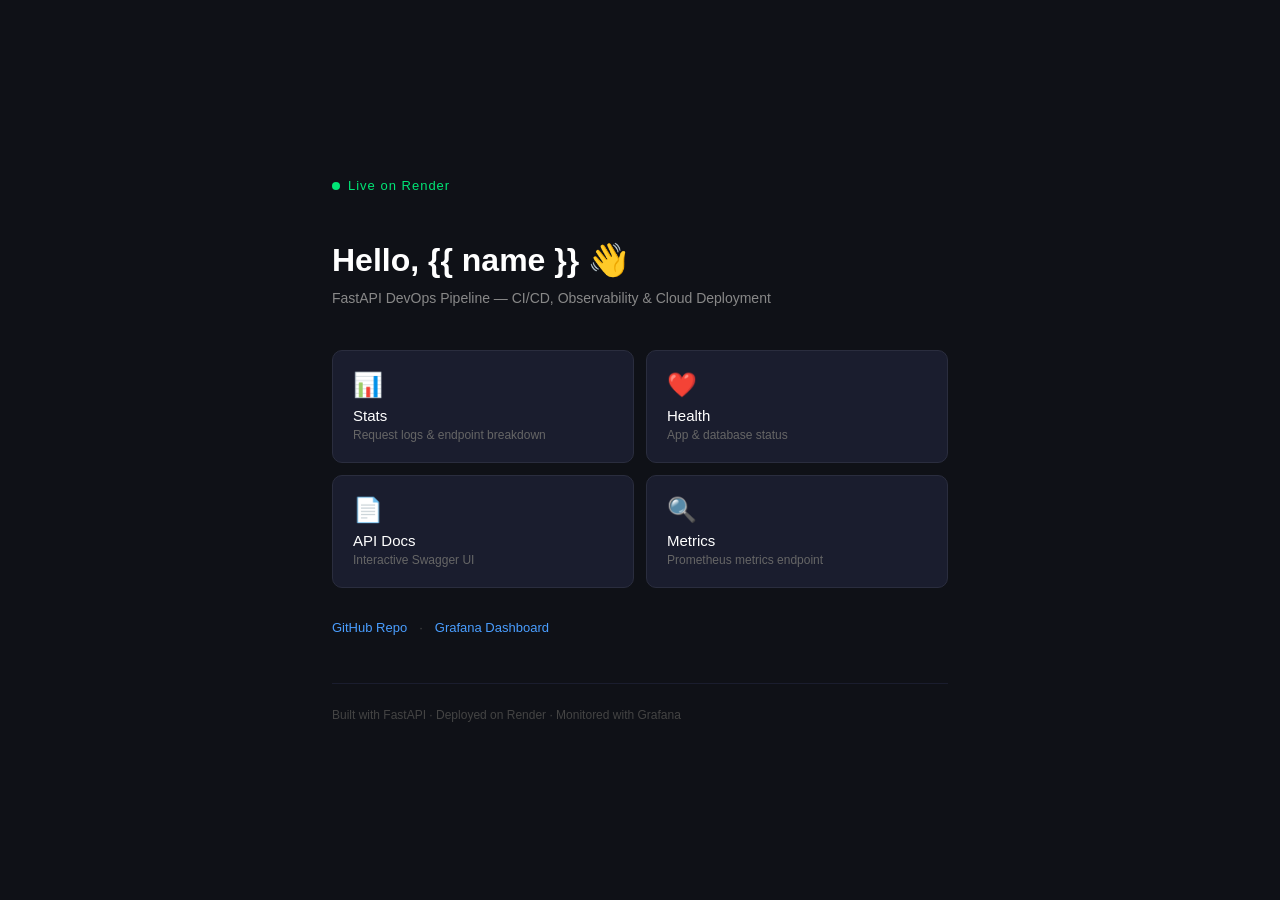
<file: templates/index.html>
<!DOCTYPE html>
<html lang="en">
<head>
    <meta charset="UTF-8">
    <meta name="viewport" content="width=device-width, initial-scale=1.0">
    <title>FastAPI DevOps Pipeline</title>
    <link rel="stylesheet" href="/static/style.css">
</head>
<body>
    <div class="container">
        <header>
            <div class="status-dot"></div>
            <span class="status-text">Live on Render</span>
        </header>

        <main>
            <h1>Hello, {{ name }} 👋</h1>
            <p class="subtitle">FastAPI DevOps Pipeline — CI/CD, Observability & Cloud Deployment</p>

            <div class="card-grid">
                <a href="/stats" class="card">
                    <div class="card-icon">📊</div>
                    <div class="card-title">Stats</div>
                    <div class="card-desc">Request logs & endpoint breakdown</div>
                </a>
                <a href="/health" class="card">
                    <div class="card-icon">❤️</div>
                    <div class="card-title">Health</div>
                    <div class="card-desc">App & database status</div>
                </a>
                <a href="/docs" class="card">
                    <div class="card-icon">📄</div>
                    <div class="card-title">API Docs</div>
                    <div class="card-desc">Interactive Swagger UI</div>
                </a>
                <a href="/metrics" class="card">
                    <div class="card-icon">🔍</div>
                    <div class="card-title">Metrics</div>
                    <div class="card-desc">Prometheus metrics endpoint</div>
                </a>
            </div>

            <div class="links">
                <a href="https://github.com/NuclearQuince/fastapi-devops-pipeline" target="_blank">GitHub Repo</a>
                <span>·</span>
                <a href="/dashboard" target="_blank">Grafana Dashboard</a>
            </div>
        </main>

        <footer>
            Built with FastAPI · Deployed on Render · Monitored with Grafana
        </footer>
    </div>
</body>
</html>
</file>
<file: static/style.css>
* { margin: 0; padding: 0; box-sizing: border-box; }

body {
    font-family: -apple-system, BlinkMacSystemFont, 'Segoe UI', sans-serif;
    background: #0f1117;
    color: #e8e8e8;
    min-height: 100vh;
    display: flex;
    align-items: center;
    justify-content: center;
}

.container {
    max-width: 680px;
    width: 100%;
    padding: 2rem;
}

header {
    display: flex;
    align-items: center;
    gap: 8px;
    margin-bottom: 3rem;
}

.status-dot {
    width: 8px;
    height: 8px;
    border-radius: 50%;
    background: #00e676;
    animation: pulse 2s infinite;
}

@keyframes pulse {
    0%, 100% { opacity: 1; }
    50% { opacity: 0.4; }
}

.status-text {
    font-size: 13px;
    color: #00e676;
    letter-spacing: 1px;
}

h1 {
    font-size: 2rem;
    font-weight: 600;
    margin-bottom: 0.5rem;
    color: #ffffff;
}

.subtitle {
    font-size: 14px;
    color: #888;
    margin-bottom: 2.5rem;
    line-height: 1.6;
}

.card-grid {
    display: grid;
    grid-template-columns: repeat(2, 1fr);
    gap: 12px;
    margin-bottom: 2rem;
}

.card {
    background: #1a1d2e;
    border: 1px solid #2a2d3e;
    border-radius: 10px;
    padding: 1.25rem;
    text-decoration: none;
    color: inherit;
    transition: border-color 0.2s, transform 0.2s;
}

.card:hover {
    border-color: #4a9eff;
    transform: translateY(-2px);
}

.card-icon { font-size: 1.5rem; margin-bottom: 0.5rem; }
.card-title { font-size: 15px; font-weight: 500; color: #fff; margin-bottom: 4px; }
.card-desc { font-size: 12px; color: #666; }

.links {
    display: flex;
    gap: 12px;
    align-items: center;
    font-size: 13px;
    margin-bottom: 3rem;
}

.links a { color: #4a9eff; text-decoration: none; }
.links a:hover { text-decoration: underline; }
.links span { color: #444; }

footer {
    font-size: 12px;
    color: #444;
    border-top: 1px solid #1a1d2e;
    padding-top: 1.5rem;
}
</file>
